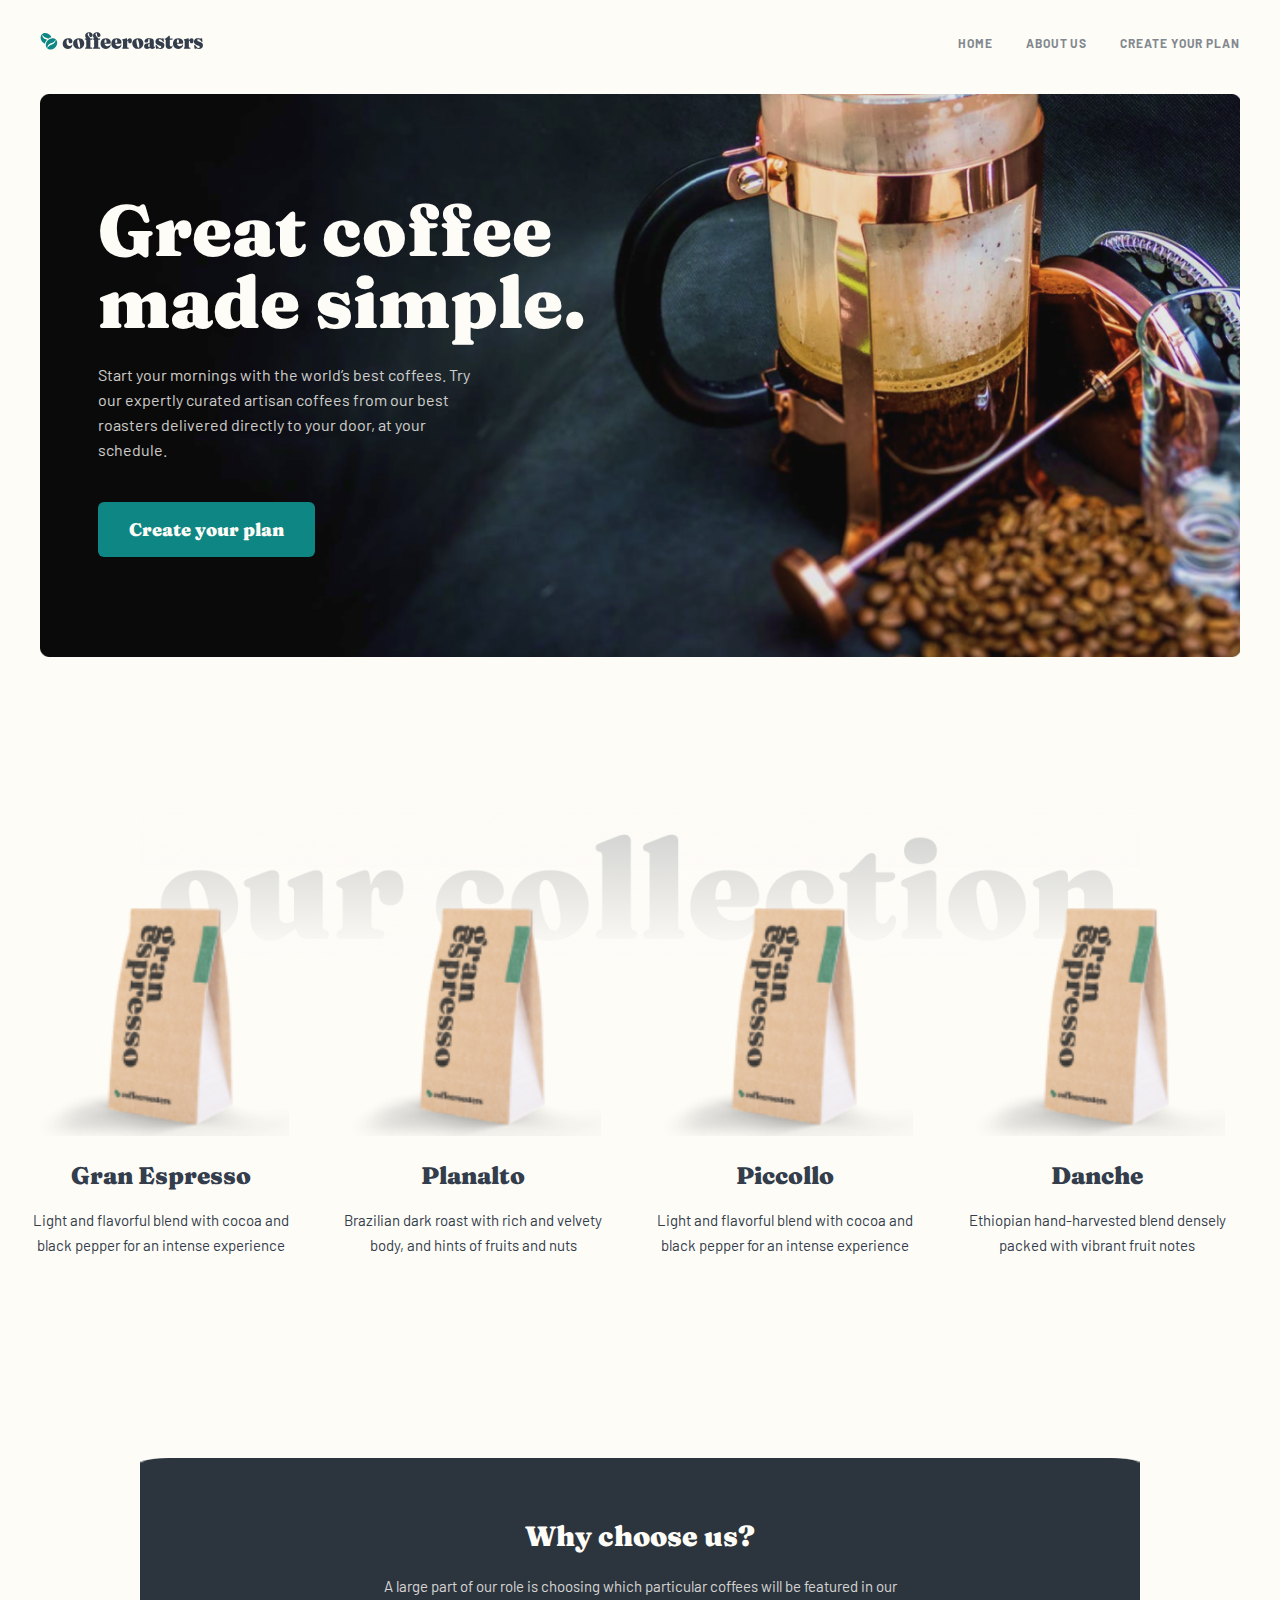
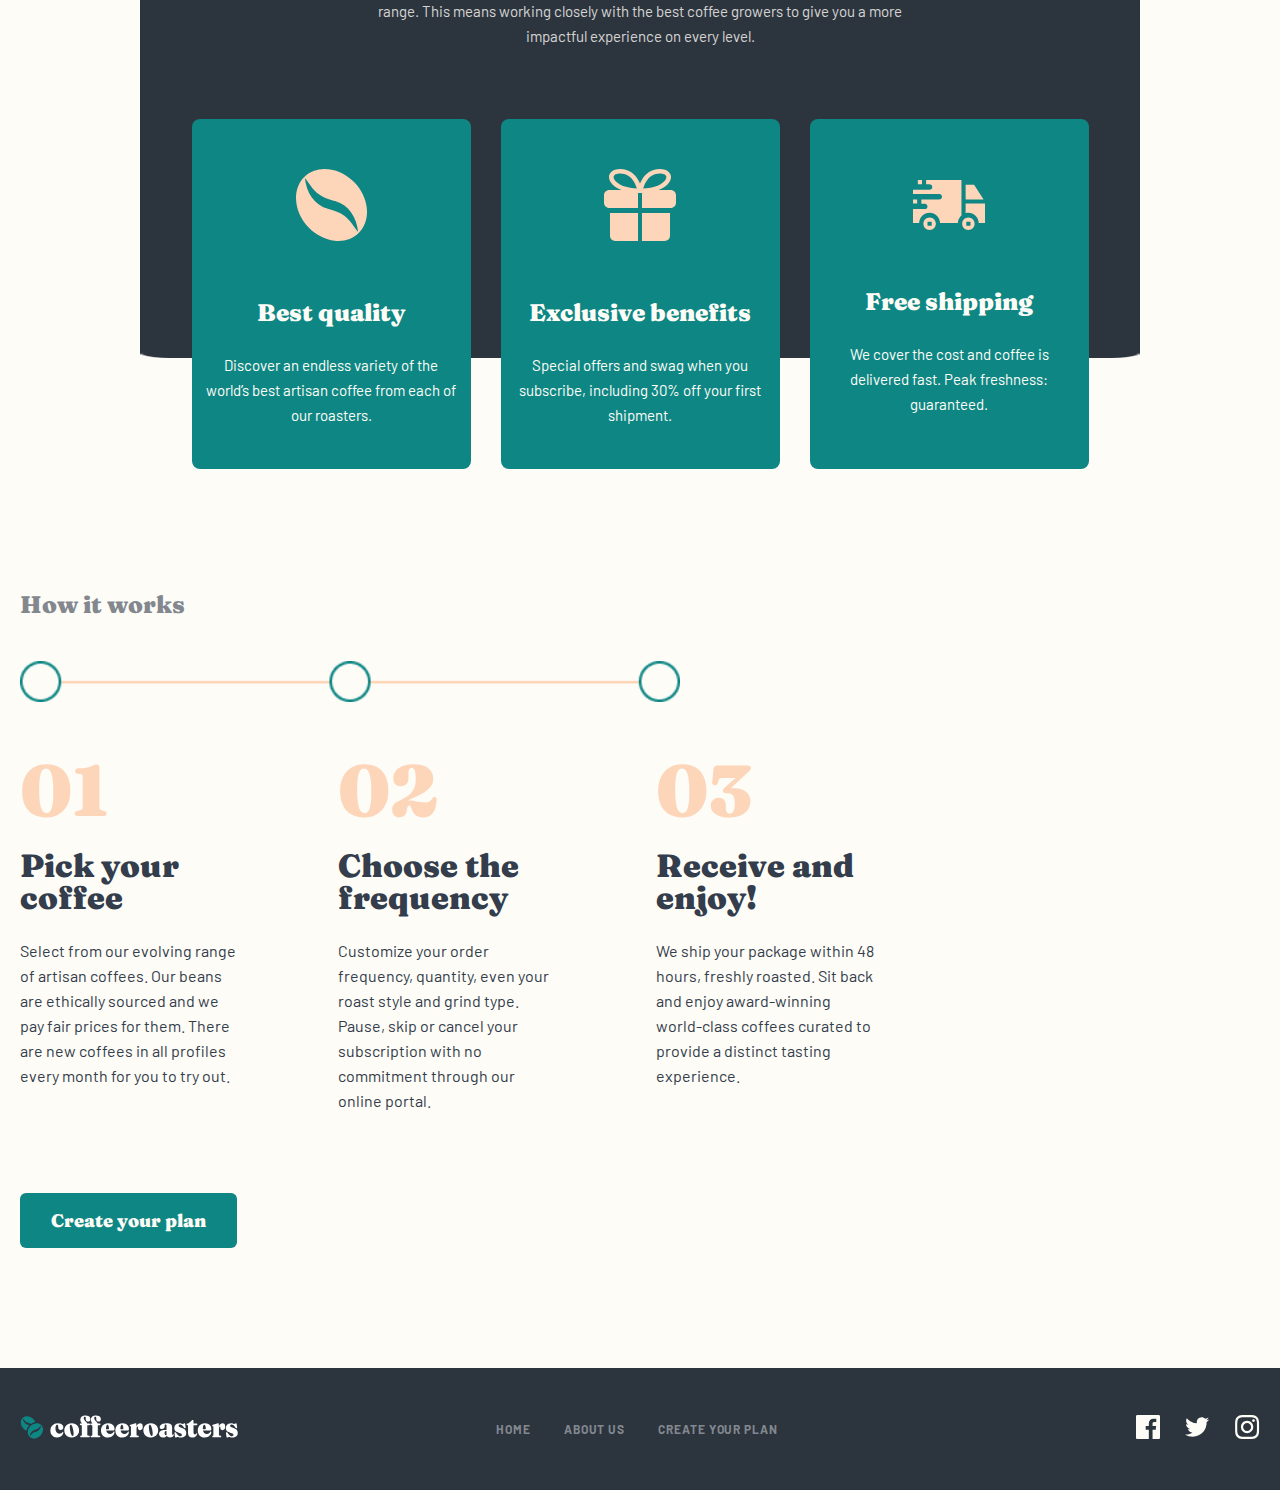
<file: index.html>
<!DOCTYPE html>
<html lang="en">
  <head>
    <meta charset="UTF-8" />
    <meta name="viewport" content="width=device-width, initial-scale=1.0" />
    <link rel="stylesheet" href="./css/main.css" />
    <title>Home</title>
  </head>
  <body>
    <div class="wrapper">
      <header class="header">
        <div class="container header__container">
          <div class="header__main">
            <a href="#">
              <img
                class="header__logo"
                src="./img/header-logo.svg"
                alt="logo"
              />
            </a>
            <ul class="header__list">
              <li class="header__item">
                <a class="header__link" href="#">HOME</a>
              </li>
              <li class="header__item">
                <a class="header__link" href="about.html">ABOUT US</a>
              </li>
              <li class="header__item">
                <a class="header__link" href="create.html">Create your plan</a>
              </li>
            </ul>
            <button class="header__menu">
              <img
                class="header__menu_img"
                src="./img/header-menu.svg"
                alt="menu"
              />
            </button>
          </div>
        </div>
      </header>
      <main class="main">
        <section class="hero">
          <div class="container hero__container">
            <div class="hero__block">
              <div class="hero__content">
                <h2 class="hero__content__title">Great coffee made simple.</h2>
                <p class="hero__content__text">
                  Start your mornings with the world’s best coffees. Try our
                  expertly curated artisan coffees from our best roasters
                  delivered directly to your door, at your schedule.
                </p>
                <button class="hero__content__btn">Create your plan</button>
              </div>
            </div>
          </div>
        </section>

        <section class="collection">
          <div class="container collection__container">
            <img
              class="collection__main_img"
              src="./img/collection-img.png"
              alt="pic"
            />
            <ul class="collection__list">
              <li class="collection__item">
                <img src="./img/cltn-cf-img.png" alt="coffee" />
                <span class="collection__des">
                  <h2 class="collection__list_title">Gran Espresso</h2>
                  <p class="collection__list_text">
                    Light and flavorful blend with cocoa and black pepper for an
                    intense experience
                  </p>
                </span>
              </li>
              <li class="collection__item">
                <img src="./img/cltn-cf-img.png" alt="coffee" />
                <span class="collection__des">
                  <h2 class="collection__list_title">Planalto</h2>
                  <p class="collection__list_text">
                    Brazilian dark roast with rich and velvety body, and hints
                    of fruits and nuts
                  </p>
                </span>
              </li>
              <li class="collection__item">
                <img src="./img/cltn-cf-img.png" alt="coffee" />
                <span class="collection__des">
                  <h2 class="collection__list_title">Piccollo</h2>
                  <p class="collection__list_text">
                    Light and flavorful blend with cocoa and black pepper for an
                    intense experience
                  </p>
                </span>
              </li>
              <li class="collection__item">
                <img src="./img/cltn-cf-img.png" alt="coffee" />
                <span class="collection__des">
                  <h2 class="collection__list_title">Danche</h2>
                  <p class="collection__list_text">
                    Ethiopian hand-harvested blend densely packed with vibrant
                    fruit notes
                  </p>
                </span>
              </li>
            </ul>
          </div>
        </section>

        <section class="servise">
          <div class="container servise__container">
            <div class="servise__des">
              <h2 class="servise__des_title">Why choose us?</h2>
              <p class="servise__des_text">
                A large part of our role is choosing which particular coffees
                will be featured in our range. This means working closely with
                the best coffee growers to give you a more impactful experience
                on every level.
              </p>
            </div>
            <div class="servise_cards">
              <div class="servise_cards__item">
                <img
                  class="servise_cards__icon"
                  src="./img/servise-card-icon.svg"
                  alt="icon"
                />
                <span class="servise__cards_des">
                  <h2 class="servise_cards__title">Best quality</h2>
                  <p class="servise_cards__text">
                    Discover an endless variety of the world’s best artisan
                    coffee from each of our roasters.
                  </p>
                </span>
              </div>

              <div class="servise_cards__item">
                <img
                  class="servise_cards__icon"
                  src="./img/servise-card-icon.2.svg"
                  alt="icon"
                />
                <span class="servise__cards_des">
                  <h2 class="servise_cards__title">Exclusive benefits</h2>
                  <p class="servise_cards__text">
                    Special offers and swag when you subscribe, including 30%
                    off your first shipment.
                  </p>
                </span>
              </div>

              <div class="servise_cards__item">
                <img
                  class="servise_cards__icon_deliver"
                  src="./img/servise-card-icon.3.svg"
                  alt="icon"
                />
                <span class="servise__cards_des">
                  <h2 class="servise_cards__title">Free shipping</h2>
                  <p class="servise_cards__text">
                    We cover the cost and coffee is delivered fast. Peak
                    freshness: guaranteed.
                  </p>
                </span>
              </div>
            </div>
          </div>
        </section>

        <section class="work">
          <div class="container work__container">
            <h2 class="work__title">How it works</h2>
            <img class="work_tab__img" src="./img/work-radius.png" alt="pic" />
            <div class="work_box">
              <div class="work_box__item">
                <p class="work_box__num">01</p>
                <h2 class="work_box__title">Pick your coffee</h2>
                <p class="work_box__text">
                  Select from our evolving range of artisan coffees. Our beans
                  are ethically sourced and we pay fair prices for them. There
                  are new coffees in all profiles every month for you to try
                  out.
                </p>
              </div>

              <div class="work_box__item">
                <p class="work_box__num">02</p>
                <h2 class="work_box__title">Choose the frequency</h2>
                <p class="work_box__text">
                  Customize your order frequency, quantity, even your roast
                  style and grind type. Pause, skip or cancel your subscription
                  with no commitment through our online portal.
                </p>
              </div>

              <div class="work_box__item">
                <p class="work_box__num">03</p>
                <h2 class="work_box__title">Receive and enjoy!</h2>
                <p class="work_box__text">
                  We ship your package within 48 hours, freshly roasted. Sit
                  back and enjoy award-winning world-class coffees curated to
                  provide a distinct tasting experience.
                </p>
              </div>
            </div>
            <div class="work_main__btn">
              <button class="work__btn">Create your plan</button>
            </div>
          </div>
        </section>
      </main>
    </div>
    <footer class="footer">
      <div class="container footer__container">
        <a href="index.html">
          <img class="footer__logo" src="./img/footer-logo.svg" alt="logo" />
        </a>
        <ul class="footer__list">
          <li class="footer__item">
            <a class="footer__link" href="#">HOME</a>
          </li>
          <li class="footer__item">
            <a class="footer__link" href="about.html">ABOUT US</a>
          </li>
          <li class="footer__item">
            <a class="footer__link" href="create.html">Create your plan</a>
          </li>
        </ul>
        <div class="footer_media">
          <a href="#"><img src="./img/footer-facebook.svg" alt="icon" /></a>
          <a href="#"><img src="./img/footer-twitter.svg" alt="icon" /></a>
          <a href="#"><img src="./img/footer-insta.svg" alt="icon" /></a>
        </div>
      </div>
    </footer>
  </body>
</html>
</file>
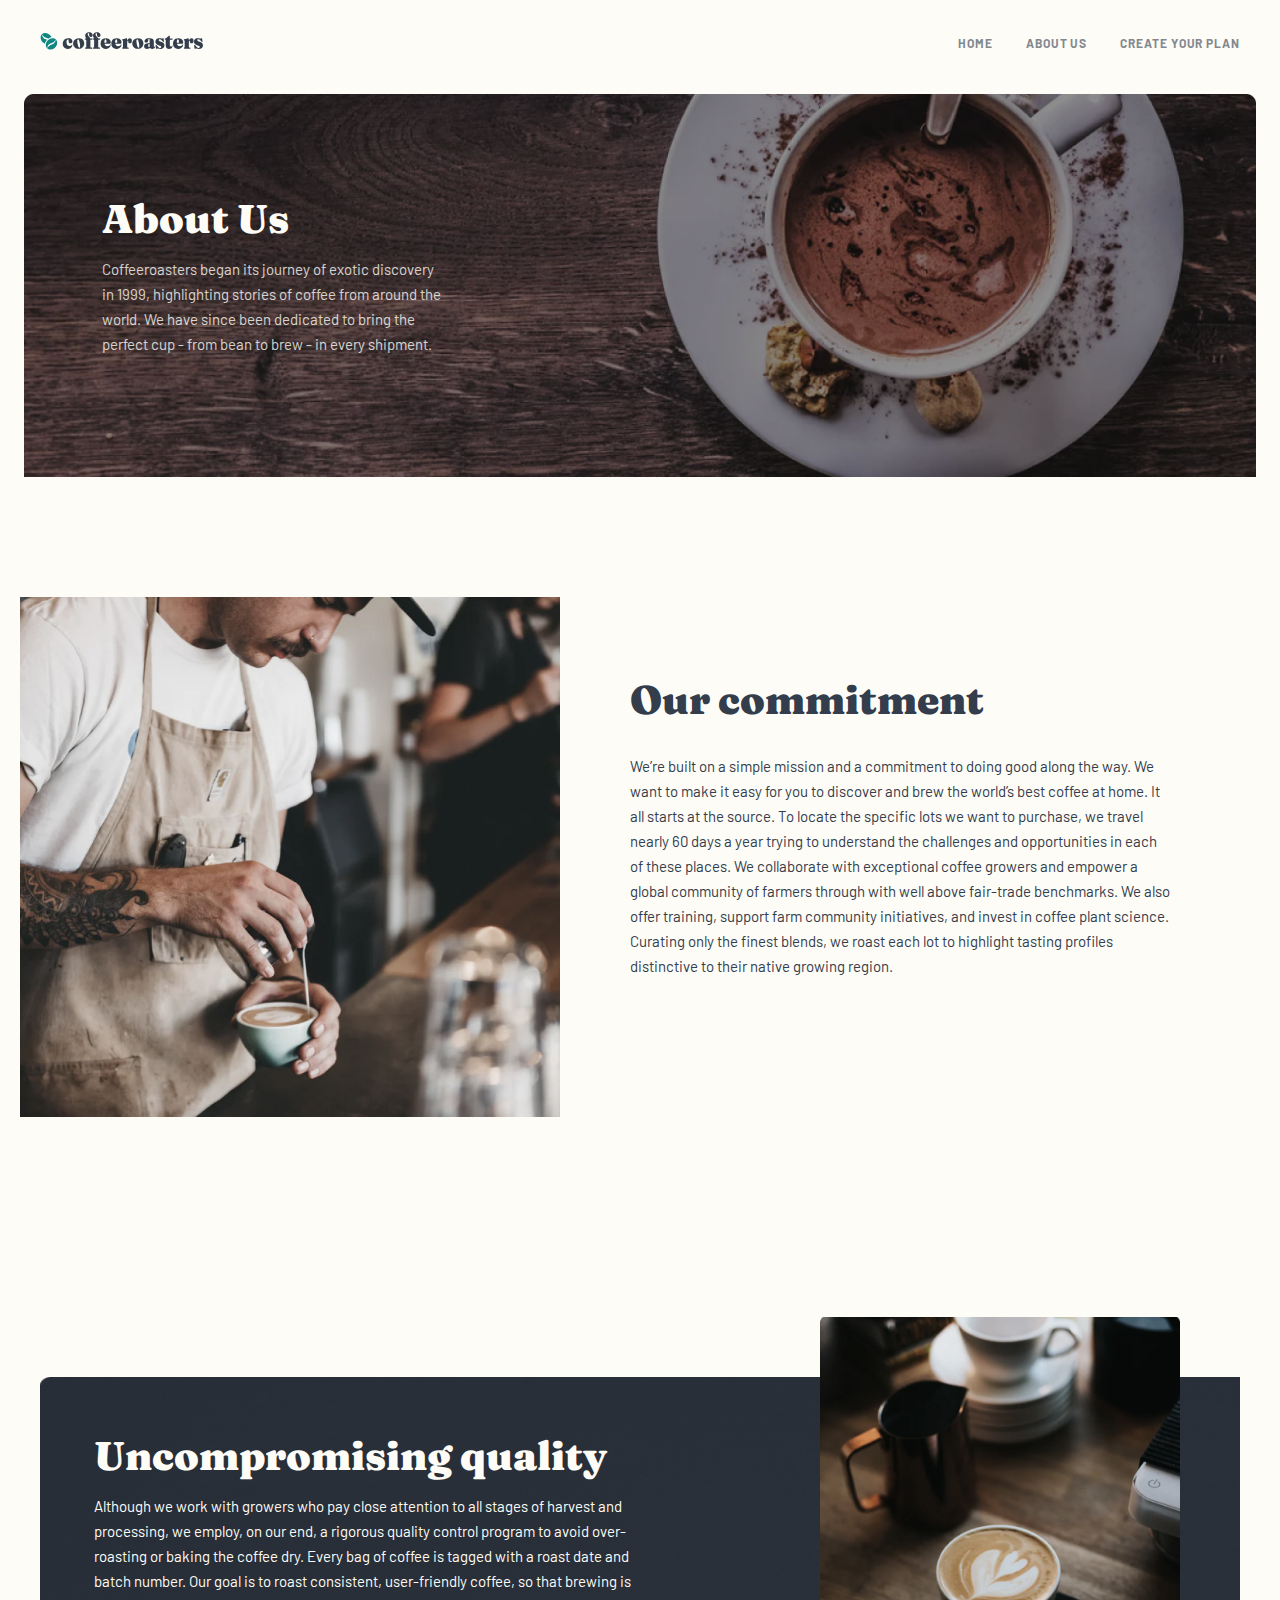
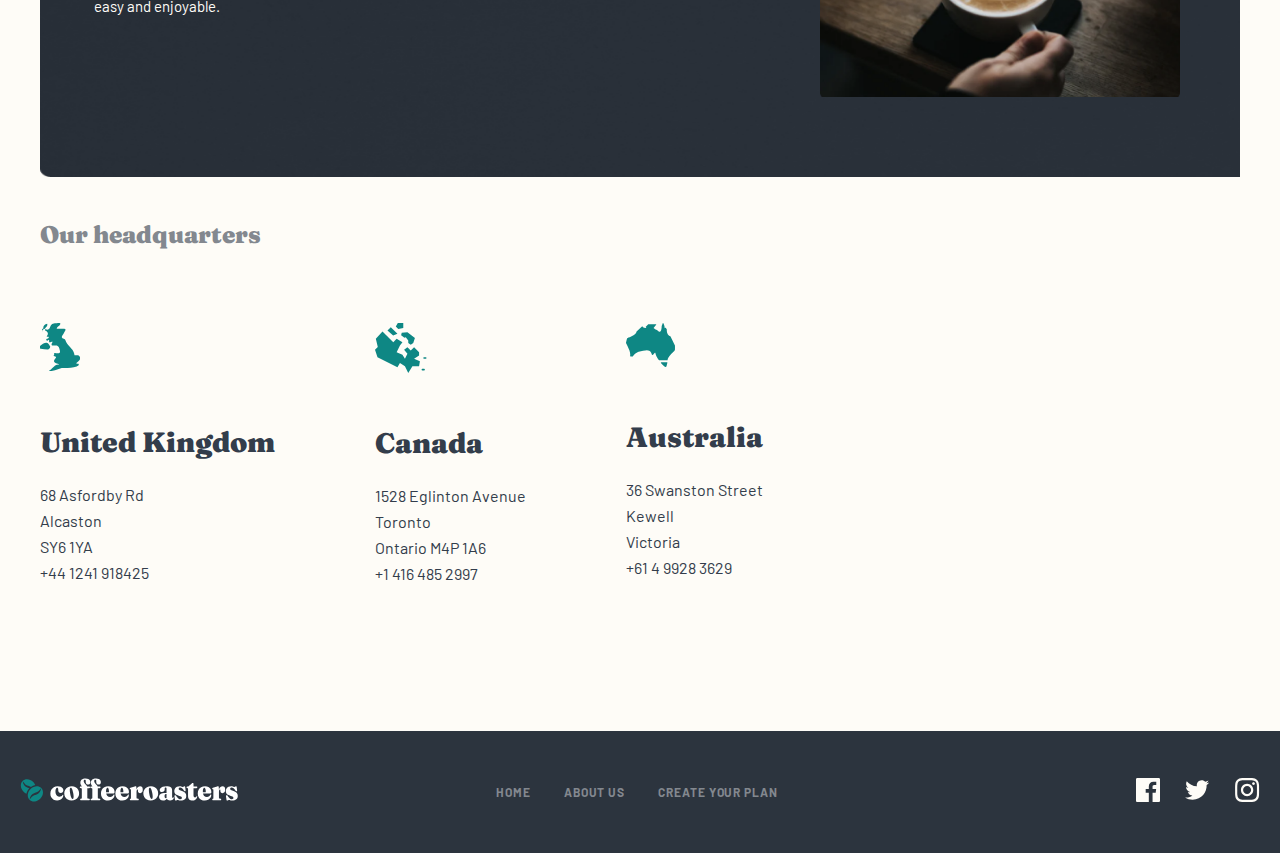
<file: about.html>
<!DOCTYPE html>
<html lang="en">
  <head>
    <meta charset="UTF-8" />
    <meta name="viewport" content="width=device-width, initial-scale=1.0" />
    <link rel="stylesheet" href="./css/main.css" />
    <title>About</title>
  </head>
  <body>
    <div class="wrapper">
      <header class="header">
        <div class="container header__container">
          <div class="header__main">
            <a href="index.html">
              <img
                class="header__logo"
                src="./img/header-logo.svg"
                alt="logo"
              />
            </a>
            <ul class="header__list">
              <li class="header__item">
                <a class="header__link" href="index.html">HOME</a>
              </li>
              <li class="header__item">
                <a class="header__link" href="#">ABOUT US</a>
              </li>
              <li class="header__item">
                <a class="header__link" href="create.html">Create your plan</a>
              </li>
            </ul>
            <button class="header__menu">
              <img
                class="header__menu_img"
                src="./img/header-menu.svg"
                alt="menu"
              />
            </button>
          </div>
        </div>
      </header>
      <main class="about__main">
        <section class="about_hero">
          <div class="container about_hero__container">
            <div class="about_hero__des">
              <h2 class="about_hero__title">About Us</h2>
              <p class="about_hero__text">
                Coffeeroasters began its journey of exotic discovery in 1999,
                highlighting stories of coffee from around the world. We have
                since been dedicated to bring the perfect cup - from bean to
                brew - in every shipment.
              </p>
            </div>
          </div>
        </section>

        <section class="about__our">
          <div class="container about_our__container">
            <img
              class="about_our__img"
              src="./img/about-our-img.png"
              alt="pic"
            />
            <img
              class="about_our__tb_img"
              src="./img/about-our-tb-img.png"
              alt="pic"
            />
            <img
              class="about_our__main_img"
              src="./img/about-our-main-img.png"
              alt="pic"
            />
            <div class="about_our__des">
              <h2 class="our_des__title">Our commitment</h2>
              <p class="our_des__text">
                We’re built on a simple mission and a commitment to doing good
                along the way. We want to make it easy for you to discover and
                brew the world’s best coffee at home. It all starts at the
                source. To locate the specific lots we want to purchase, we
                travel nearly 60 days a year trying to understand the challenges
                and opportunities in each of these places. We collaborate with
                exceptional coffee growers and empower a global community of
                farmers through with well above fair-trade benchmarks. We also
                offer training, support farm community initiatives, and invest
                in coffee plant science. Curating only the finest blends, we
                roast each lot to highlight tasting profiles distinctive to
                their native growing region.
              </p>
            </div>
          </div>
        </section>

        <section class="about_quality">
          <div class="container about_quality__container">
            <div class="quality_block">
              <img
                class="quality_block__img"
                src="./img/quality-img.png"
                alt="pic"
              />
              <span class="quality_block__des">
                <h2 class="quality_block__title">Uncompromising quality</h2>
                <p class="quality_block__text">
                  Although we work with growers who pay close attention to all
                  stages of harvest and processing, we employ, on our end, a
                  rigorous quality control program to avoid over-roasting or
                  baking the coffee dry. Every bag of coffee is tagged with a
                  roast date and batch number. Our goal is to roast consistent,
                  user-friendly coffee, so that brewing is easy and enjoyable.
                </p>
              </span>
            </div>
            <img
              class="quality_block__addimg"
              src="./img/qulaity-main-img.png"
              alt="pic"
            />
          </div>
        </section>

        <section class="about_info">
          <div class="container about_info__container">
            <div class="about_info__block">
              <h2 class="info_block__title">Our headquarters</h2>
              <div class="info_cards__main">
                <div class="info_block__cards">
                  <img
                    class="info_map__img"
                    src="./img/info_map.svg"
                    alt="pic"
                  />
                  <h2 class="block_cards__title">United Kingdom</h2>
                  <div class="info_block__des">
                    <p class="info_block__des_text">68 Asfordby Rd</p>
                    <p class="info_block__des_text">Alcaston</p>
                    <p class="info_block__des_text">SY6 1YA</p>
                    <p class="info_block__des_text">+44 1241 918425</p>
                  </div>
                </div>

                <div class="info_block__cards">
                  <img
                    class="info_map__img_sec"
                    src="./img/info_map.2.svg"
                    alt="pic"
                  />
                  <h2 class="block_cards__title">Canada</h2>
                  <div class="info_block__des">
                    <p class="info_block__des_text">1528 Eglinton Avenue</p>
                    <p class="info_block__des_text">Toronto</p>
                    <p class="info_block__des_text">Ontario M4P 1A6</p>
                    <p class="info_block__des_text">+1 416 485 2997</p>
                  </div>
                </div>

                <div class="info_block__cards">
                  <img
                    class="info_map__img_third"
                    src="./img/info_map.3.svg"
                    alt="pic"
                  />
                  <h2 class="block_cards__title">Australia</h2>
                  <div class="info_block__des">
                    <p class="info_block__des_text">36 Swanston Street</p>
                    <p class="info_block__des_text">Kewell</p>
                    <p class="info_block__des_text">Victoria</p>
                    <p class="info_block__des_text">+61 4 9928 3629</p>
                  </div>
                </div>
              </div>
            </div>
          </div>
        </section>
      </main>
    </div>
    <footer class="footer">
      <div class="container footer__container">
        <a href="#">
          <img class="footer__logo" src="./img/footer-logo.svg" alt="logo" />
        </a>
        <ul class="footer__list">
          <li class="footer__item">
            <a class="footer__link" href="index.html">HOME</a>
          </li>
          <li class="footer__item">
            <a class="footer__link" href="#">ABOUT US</a>
          </li>
          <li class="footer__item">
            <a class="footer__link" href="create.html">Create your plan</a>
          </li>
        </ul>
        <div class="footer_media">
          <a href="#"><img src="./img/footer-facebook.svg" alt="icon" /></a>
          <a href="#"><img src="./img/footer-twitter.svg" alt="icon" /></a>
          <a href="#"><img src="./img/footer-insta.svg" alt="icon" /></a>
        </div>
      </div>
    </footer>
  </body>
</html>
</file>
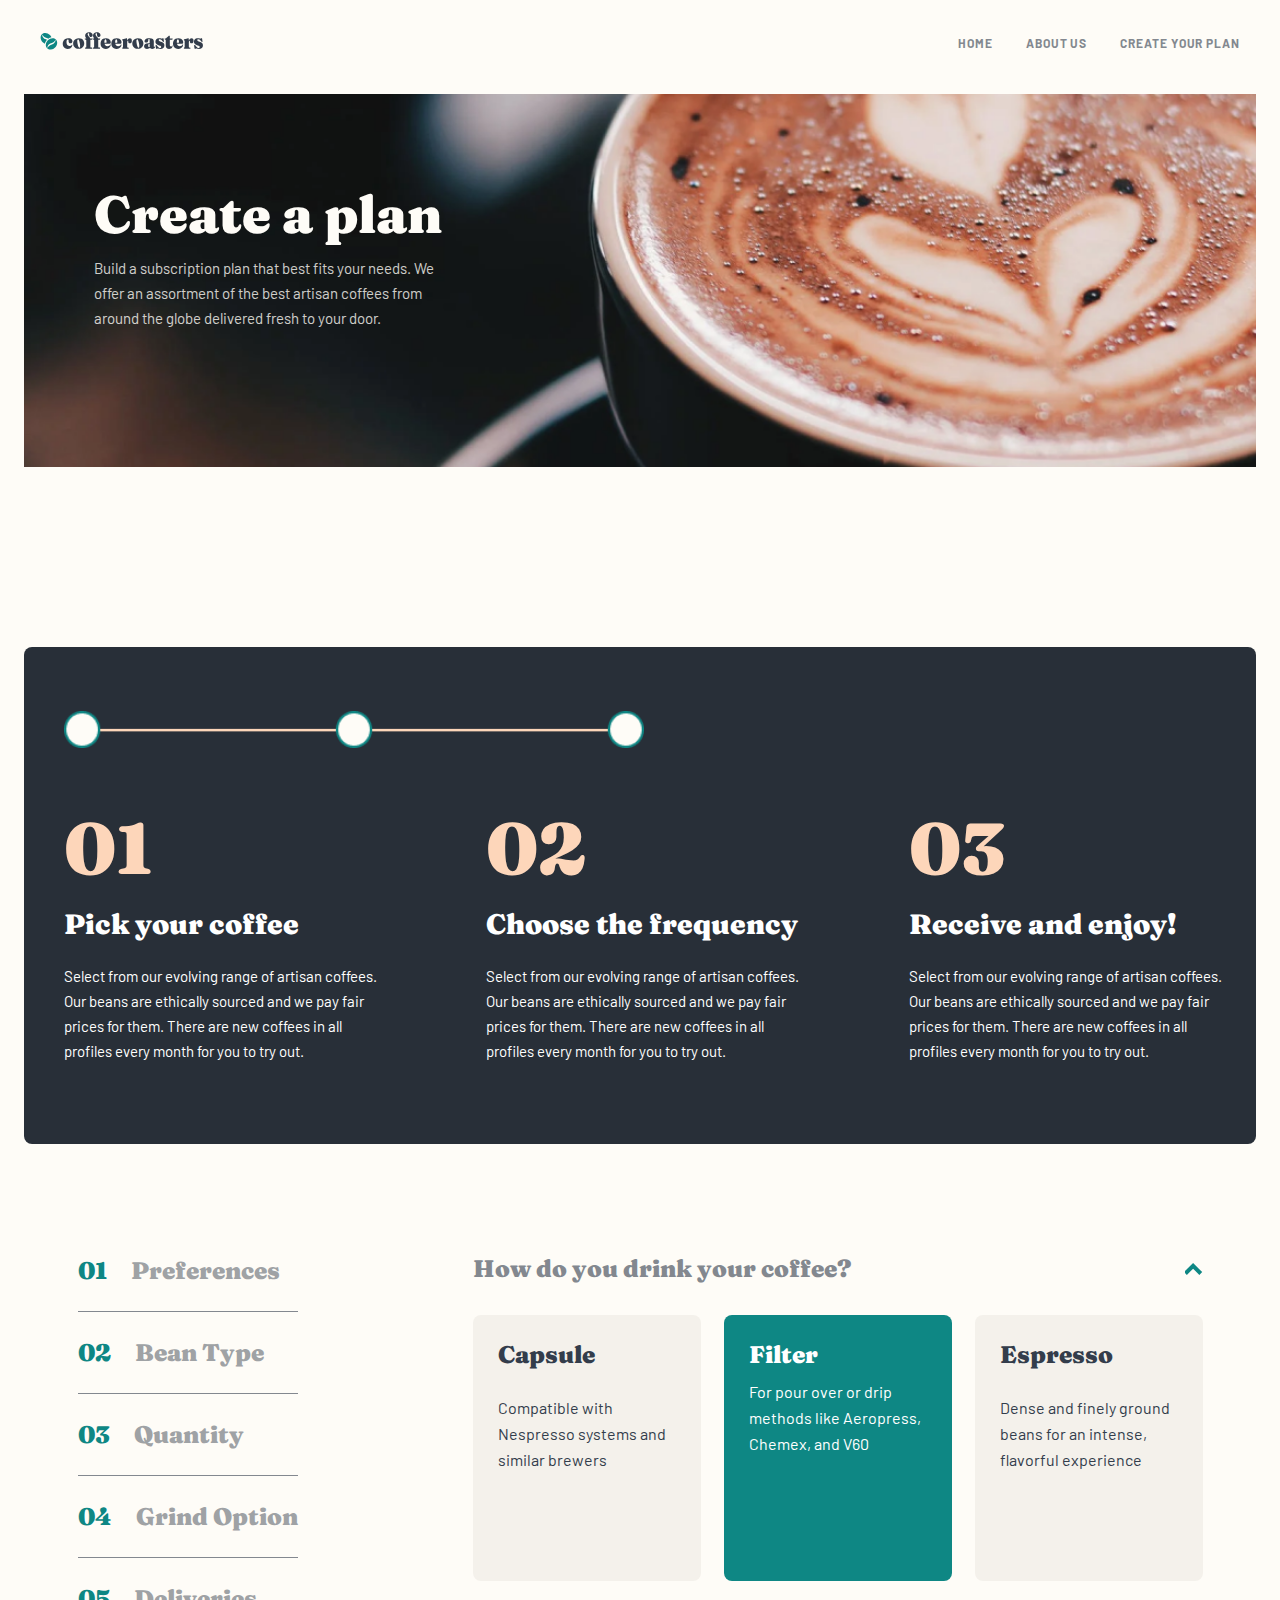
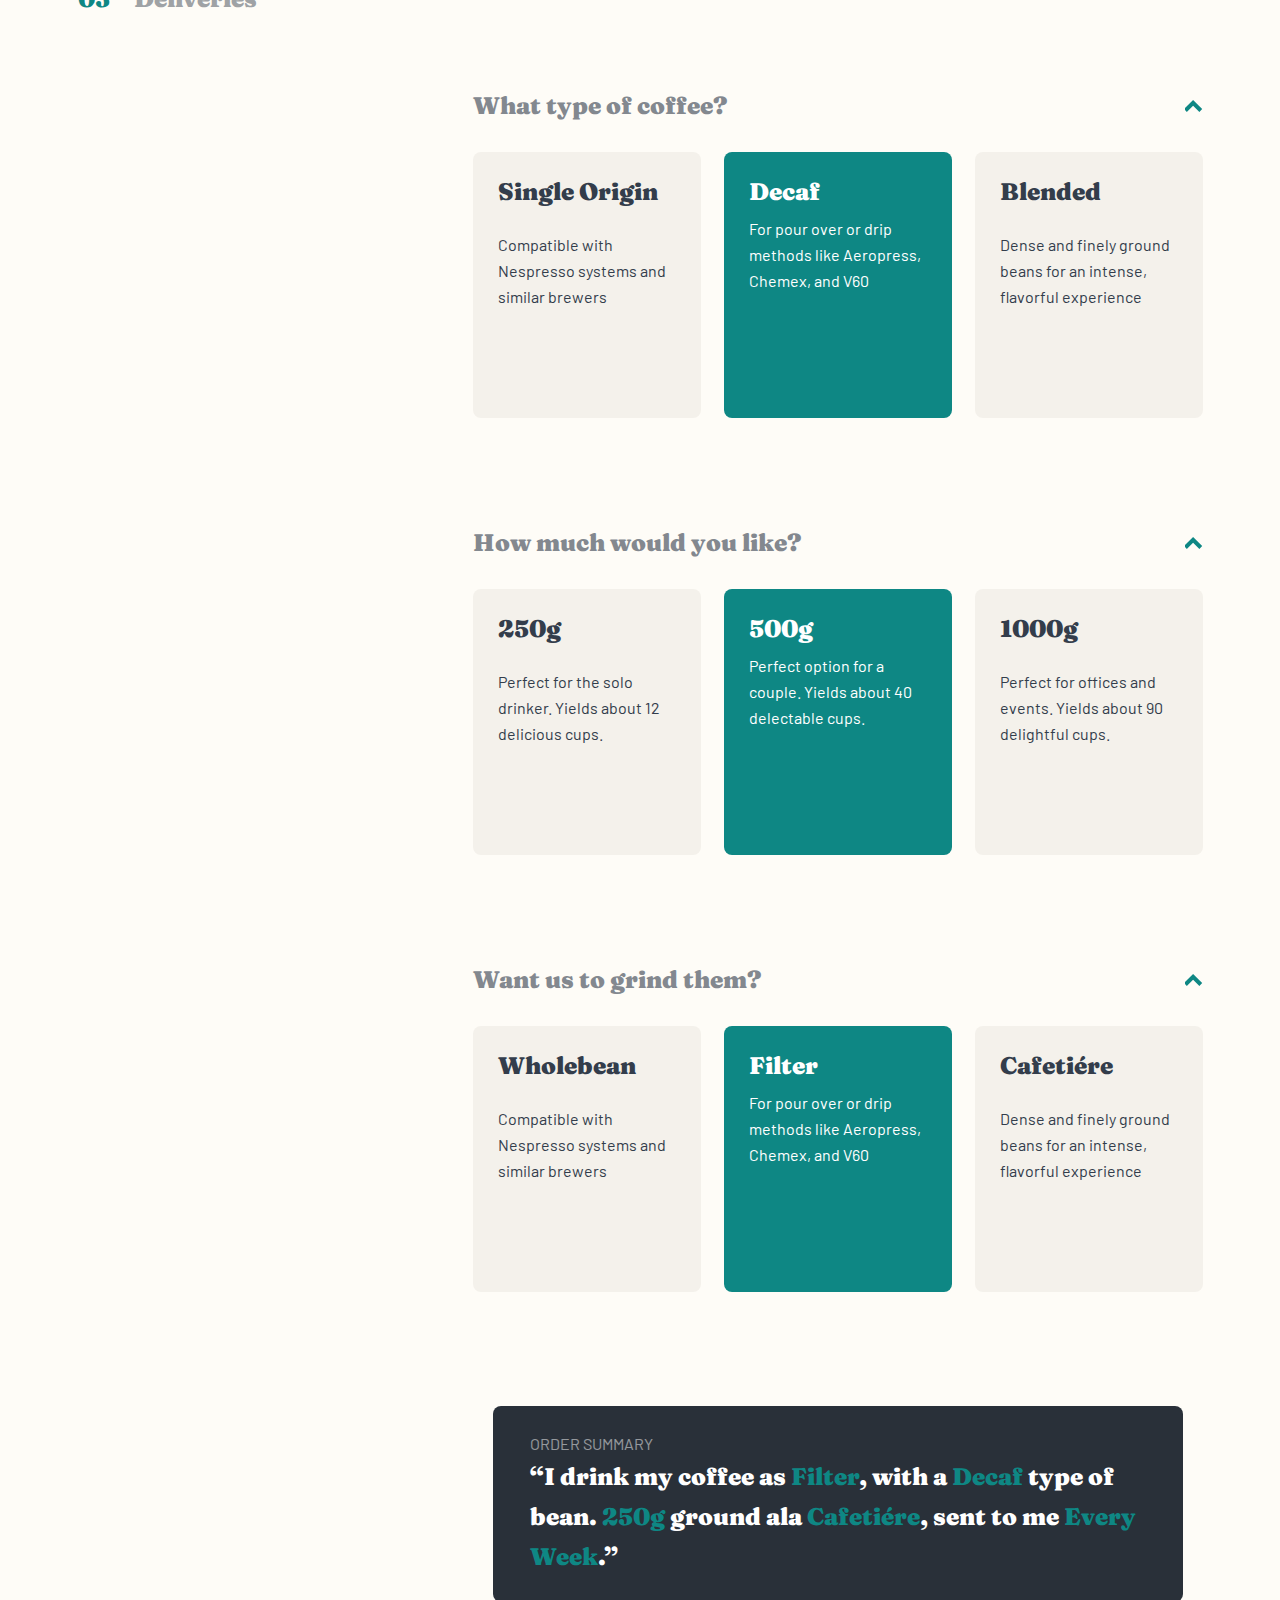
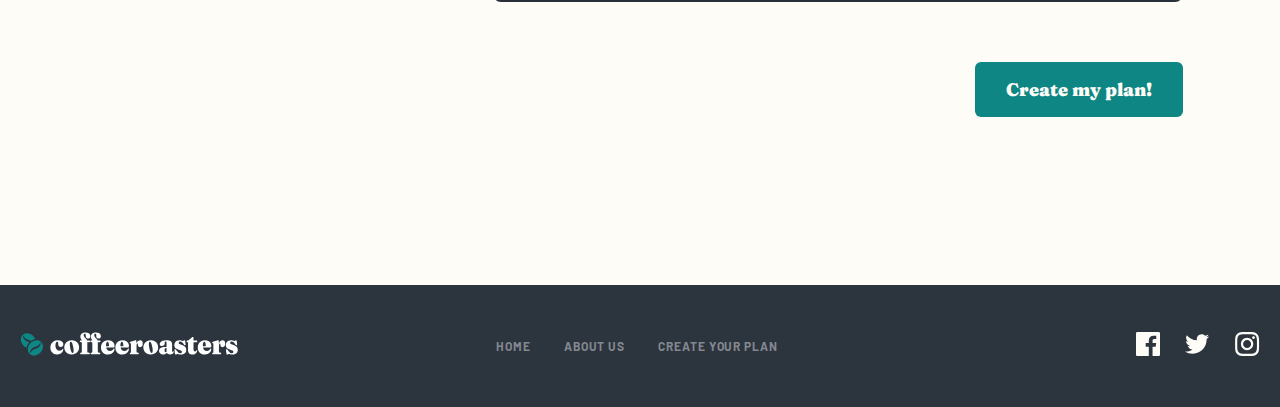
<file: create.html>
<!DOCTYPE html>
<html lang="en">
  <head>
    <meta charset="UTF-8" />
    <meta name="viewport" content="width=device-width, initial-scale=1.0" />
    <link rel="stylesheet" href="./css/main.css" />
    <title>Create</title>
  </head>
  <body>
    <div class="wrapper">
      <header class="header">
        <div class="container header__container">
          <div class="header__main">
            <a href="index.html">
              <img
                class="header__logo"
                src="./img/header-logo.svg"
                alt="logo"
              />
            </a>
            <ul class="header__list">
              <li class="header__item">
                <a class="header__link" href="index.html">HOME</a>
              </li>
              <li class="header__item">
                <a class="header__link" href="about.html">ABOUT US</a>
              </li>
              <li class="header__item">
                <a class="header__link" href="#">Create your plan</a>
              </li>
            </ul>
            <button class="header__menu">
              <img
                class="header__menu_img"
                src="./img/header-menu.svg"
                alt="menu"
              />
            </button>
          </div>
        </div>
      </header>
      <main class="craet_main">
        <section class="creat_hero">
          <div class="container creat_hero__container">
            <div class="creat_hero__des">
              <h2 class="creat_hero__des__title">Create a plan</h2>
              <p class="creat_hero__des__text">
                Build a subscription plan that best fits your needs. We offer an
                assortment of the best artisan coffees from around the globe
                delivered fresh to your door.
              </p>
            </div>
          </div>
        </section>

        <section class="creat_info">
          <div class="container creat_info__container">
            <img class="creat_info__img" src="./img/work-radius.png" alt="" />

            <div class="creat_info__box">
              <div class="info_box__item">
                <p class="box__item__num">01</p>
                <h2 class="box__item__title">Pick your coffee</h2>
                <p class="box__item__text">
                  Select from our evolving range of artisan coffees. Our beans
                  are ethically sourced and we pay fair prices for them. There
                  are new coffees in all profiles every month for you to try
                  out.
                </p>
              </div>

              <div class="info_box__item">
                <p class="box__item__num">02</p>
                <h2 class="box__item__title">Choose the frequency</h2>
                <p class="box__item__text">
                  Select from our evolving range of artisan coffees. Our beans
                  are ethically sourced and we pay fair prices for them. There
                  are new coffees in all profiles every month for you to try
                  out.
                </p>
              </div>

              <div class="info_box__item">
                <p class="box__item__num">03</p>
                <h2 class="box__item__title">Receive and enjoy!</h2>
                <p class="box__item__text">
                  Select from our evolving range of artisan coffees. Our beans
                  are ethically sourced and we pay fair prices for them. There
                  are new coffees in all profiles every month for you to try
                  out.
                </p>
              </div>
            </div>
          </div>
        </section>

        <section class="categorys">
          <div class="container categorys__container">
            <div class="category_options">
              <div class="category_options__item">
                <p class="option_item__num">01</p>
                <p class="option_item__title">Preferences</p>
              </div>
              <div class="category_options__item">
                <p class="option_item__num">02</p>
                <p class="option_item__title">Bean Type</p>
              </div>
              <div class="category_options__item">
                <p class="option_item__num">03</p>
                <p class="option_item__title">Quantity</p>
              </div>
              <div class="category_options__item">
                <p class="option_item__num">04</p>
                <p class="option_item__title">Grind Option</p>
              </div>
              <div class="category_options__item">
                <p class="option_item__num">05</p>
                <p class="option_item__title">Deliveries</p>
              </div>
            </div>
            <div class="category_main">
              <div class="categorys_des">
                <h2 class="categorys_des__title">
                  How do you drink your coffee?
                </h2>
                <img
                  class="categorys_des__icon"
                  src="./img/category-des-icon.svg"
                  alt="icon"
                />
              </div>
              <div class="categorys_item">
                <div class="categorys_item__card">
                  <h2 class="item_card__title">Capsule</h2>
                  <p class="item_card__text">
                    Compatible with Nespresso systems and similar brewers
                  </p>
                </div>

                <div class="categorys_item__card_dark">
                  <h2 class="item_crad__title_dark">Filter</h2>
                  <p class="item_crad__text_dark">
                    For pour over or drip methods like Aeropress, Chemex, and
                    V60
                  </p>
                </div>

                <div class="categorys_item__card">
                  <h2 class="item_card__title">Espresso</h2>
                  <p class="item_card__text">
                    Dense and finely ground beans for an intense, flavorful
                    experience
                  </p>
                </div>
              </div>

              <div class="categorys_des">
                <h2 class="categorys_des__title">What type of coffee?</h2>
                <img
                  class="categorys_des__icon"
                  src="./img/category-des-icon.svg"
                  alt="icon"
                />
              </div>
              <div class="categorys_item">
                <div class="categorys_item__card">
                  <h2 class="item_card__title">Single Origin</h2>
                  <p class="item_card__text">
                    Compatible with Nespresso systems and similar brewers
                  </p>
                </div>

                <div class="categorys_item__card_dark">
                  <h2 class="item_crad__title_dark">Decaf</h2>
                  <p class="item_crad__text_dark">
                    For pour over or drip methods like Aeropress, Chemex, and
                    V60
                  </p>
                </div>

                <div class="categorys_item__card">
                  <h2 class="item_card__title">Blended</h2>
                  <p class="item_card__text">
                    Dense and finely ground beans for an intense, flavorful
                    experience
                  </p>
                </div>
              </div>

              <div class="categorys_des">
                <h2 class="categorys_des__title">How much would you like?</h2>
                <img
                  class="categorys_des__icon"
                  src="./img/category-des-icon.svg"
                  alt="icon"
                />
              </div>
              <div class="categorys_item">
                <div class="categorys_item__card">
                  <h2 class="item_card__title">250g</h2>
                  <p class="item_card__text">
                    Perfect for the solo drinker. Yields about 12 delicious
                    cups.
                  </p>
                </div>

                <div class="categorys_item__card_dark">
                  <h2 class="item_crad__title_dark">500g</h2>
                  <p class="item_crad__text_dark">
                    Perfect option for a couple. Yields about 40 delectable
                    cups.
                  </p>
                </div>

                <div class="categorys_item__card">
                  <h2 class="item_card__title">1000g</h2>
                  <p class="item_card__text">
                    Perfect for offices and events. Yields about 90 delightful
                    cups.
                  </p>
                </div>
              </div>

              <div class="categorys_des">
                <h2 class="categorys_des__title">Want us to grind them?</h2>
                <img
                  class="categorys_des__icon"
                  src="./img/category-des-icon.svg"
                  alt="icon"
                />
              </div>
              <div class="categorys_item">
                <div class="categorys_item__card">
                  <h2 class="item_card__title">Wholebean</h2>
                  <p class="item_card__text">
                    Compatible with Nespresso systems and similar brewers
                  </p>
                </div>

                <div class="categorys_item__card_dark">
                  <h2 class="item_crad__title_dark">Filter</h2>
                  <p class="item_crad__text_dark">
                    For pour over or drip methods like Aeropress, Chemex, and
                    V60
                  </p>
                </div>

                <div class="categorys_item__card">
                  <h2 class="item_card__title">Cafetiére</h2>
                  <p class="item_card__text">
                    Dense and finely ground beans for an intense, flavorful
                    experience
                  </p>
                </div>
              </div>

              <div class="container order__container">
                <div class="order_block">
                  <p class="order_block__title">Order Summary</p>
                  <p class="order_block__text">
                    “I drink my coffee as
                    <span class="order_block__clr">Filter</span>, with a
                    <span class="order_block__clr">Decaf</span> type of bean.
                    <span class="order_block__clr">250g</span> ground ala
                    <span class="order_block__clr">Cafetiére</span>, sent to me
                    <span class="order_block__clr"> Every Week</span>.”
                  </p>
                </div>
                <div class="order_main__btn">
                  <button class="order__btn">Create my plan!</button>
                </div>
              </div>
            </div>
          </div>
        </section>
      </main>
    </div>
    <footer class="footer">
      <div class="container footer__container">
        <a href="#">
          <img class="footer__logo" src="./img/footer-logo.svg" alt="logo" />
        </a>
        <ul class="footer__list">
          <li class="footer__item">
            <a class="footer__link" href="index.html">HOME</a>
          </li>
          <li class="footer__item">
            <a class="footer__link" href="about.html">ABOUT US</a>
          </li>
          <li class="footer__item">
            <a class="footer__link" href="#">Create your plan</a>
          </li>
        </ul>
        <div class="footer_media">
          <a href="#"><img src="./img/footer-facebook.svg" alt="icon" /></a>
          <a href="#"><img src="./img/footer-twitter.svg" alt="icon" /></a>
          <a href="#"><img src="./img/footer-insta.svg" alt="icon" /></a>
        </div>
      </div>
    </footer>
  </body>
</html>
</file>
<file: css/main.css>
/* fraunces-900 - latin */
@font-face {
  font-display: swap; /* Check https://developer.mozilla.org/en-US/docs/Web/CSS/@font-face/font-display for other options. */
  font-family: "Fraunces";
  font-style: normal;
  font-weight: 900;
  src: url("../fonts/fraunces-v31-latin-900.woff2") format("woff2"); /* Chrome 36+, Opera 23+, Firefox 39+, Safari 12+, iOS 10+ */
}
/* barlow-regular - latin */
@font-face {
  font-display: swap; /* Check https://developer.mozilla.org/en-US/docs/Web/CSS/@font-face/font-display for other options. */
  font-family: "Barlow";
  font-style: normal;
  font-weight: 400;
  src: url("../fonts/barlow-v12-latin-regular.woff2") format("woff2"); /* Chrome 36+, Opera 23+, Firefox 39+, Safari 12+, iOS 10+ */
}
/* barlow-500 - latin */
@font-face {
  font-display: swap; /* Check https://developer.mozilla.org/en-US/docs/Web/CSS/@font-face/font-display for other options. */
  font-family: "Barlow";
  font-style: normal;
  font-weight: 500;
  src: url("../fonts/barlow-v12-latin-500.woff2") format("woff2"); /* Chrome 36+, Opera 23+, Firefox 39+, Safari 12+, iOS 10+ */
}
/* barlow-600 - latin */
@font-face {
  font-display: swap; /* Check https://developer.mozilla.org/en-US/docs/Web/CSS/@font-face/font-display for other options. */
  font-family: "Barlow";
  font-style: normal;
  font-weight: 600;
  src: url("../fonts/barlow-v12-latin-600.woff2") format("woff2"); /* Chrome 36+, Opera 23+, Firefox 39+, Safari 12+, iOS 10+ */
}
/* barlow-700 - latin */
@font-face {
  font-display: swap; /* Check https://developer.mozilla.org/en-US/docs/Web/CSS/@font-face/font-display for other options. */
  font-family: "Barlow";
  font-style: normal;
  font-weight: 700;
  src: url("../fonts/barlow-v12-latin-700.woff2") format("woff2"); /* Chrome 36+, Opera 23+, Firefox 39+, Safari 12+, iOS 10+ */
}
html {
  box-sizing: border-box;
  scroll-behavior: smooth;
  height: 100%;
}

*,
*::before,
*::after {
  box-sizing: inherit;
}

img {
  width: 100%;
  height: 100%;
  -o-object-fit: cover;
     object-fit: cover;
}

a {
  text-decoration: none;
}

ul,
ol {
  list-style: none;
  padding: 0;
  margin: 0;
}

h1,
h2,
h3,
h4,
h5,
h6,
p {
  margin: 0;
}

button {
  border: none;
  cursor: pointer;
}

body {
  margin: 0;
  background-color: #FEFCF7;
  display: flex;
  flex-direction: column;
  justify-content: space-between;
  height: 100%;
}

.container {
  max-width: 1320px;
  margin-left: auto;
  margin-right: auto;
  padding-left: 20px;
  padding-right: 20px;
}

/*! normalize.css v8.0.1 | MIT License | github.com/necolas/normalize.css */
/* Document
   ========================================================================== */
/**
 * 1. Correct the line height in all browsers.
 * 2. Prevent adjustments of font size after orientation changes in iOS.
 */
html {
  line-height: 1.15; /* 1 */
  -webkit-text-size-adjust: 100%; /* 2 */
}

/* Sections
   ========================================================================== */
/**
 * Remove the margin in all browsers.
 */
body {
  margin: 0;
}

/**
 * Render the `main` element consistently in IE.
 */
main {
  display: block;
}

/**
 * Correct the font size and margin on `h1` elements within `section` and
 * `article` contexts in Chrome, Firefox, and Safari.
 */
h1 {
  font-size: 2em;
  margin: 0.67em 0;
}

/* Grouping content
   ========================================================================== */
/**
 * 1. Add the correct box sizing in Firefox.
 * 2. Show the overflow in Edge and IE.
 */
hr {
  box-sizing: content-box; /* 1 */
  height: 0; /* 1 */
  overflow: visible; /* 2 */
}

/**
 * 1. Correct the inheritance and scaling of font size in all browsers.
 * 2. Correct the odd `em` font sizing in all browsers.
 */
pre {
  font-family: monospace, monospace; /* 1 */
  font-size: 1em; /* 2 */
}

/* Text-level semantics
   ========================================================================== */
/**
 * Remove the gray background on active links in IE 10.
 */
a {
  background-color: transparent;
}

/**
 * 1. Remove the bottom border in Chrome 57-
 * 2. Add the correct text decoration in Chrome, Edge, IE, Opera, and Safari.
 */
abbr[title] {
  border-bottom: none; /* 1 */
  text-decoration: underline; /* 2 */
  -webkit-text-decoration: underline dotted;
          text-decoration: underline dotted; /* 2 */
}

/**
 * Add the correct font weight in Chrome, Edge, and Safari.
 */
b,
strong {
  font-weight: bolder;
}

/**
 * 1. Correct the inheritance and scaling of font size in all browsers.
 * 2. Correct the odd `em` font sizing in all browsers.
 */
code,
kbd,
samp {
  font-family: monospace, monospace; /* 1 */
  font-size: 1em; /* 2 */
}

/**
 * Add the correct font size in all browsers.
 */
small {
  font-size: 80%;
}

/**
 * Prevent `sub` and `sup` elements from affecting the line height in
 * all browsers.
 */
sub,
sup {
  font-size: 75%;
  line-height: 0;
  position: relative;
  vertical-align: baseline;
}

sub {
  bottom: -0.25em;
}

sup {
  top: -0.5em;
}

/* Embedded content
   ========================================================================== */
/**
 * Remove the border on images inside links in IE 10.
 */
img {
  border-style: none;
}

/* Forms
   ========================================================================== */
/**
 * 1. Change the font styles in all browsers.
 * 2. Remove the margin in Firefox and Safari.
 */
button,
input,
optgroup,
select,
textarea {
  font-family: inherit; /* 1 */
  font-size: 100%; /* 1 */
  line-height: 1.15; /* 1 */
  margin: 0; /* 2 */
}

/**
 * Show the overflow in IE.
 * 1. Show the overflow in Edge.
 */
button,
input { /* 1 */
  overflow: visible;
}

/**
 * Remove the inheritance of text transform in Edge, Firefox, and IE.
 * 1. Remove the inheritance of text transform in Firefox.
 */
button,
select { /* 1 */
  text-transform: none;
}

/**
 * Correct the inability to style clickable types in iOS and Safari.
 */
button,
[type=button],
[type=reset],
[type=submit] {
  -webkit-appearance: button;
}

/**
 * Remove the inner border and padding in Firefox.
 */
button::-moz-focus-inner,
[type=button]::-moz-focus-inner,
[type=reset]::-moz-focus-inner,
[type=submit]::-moz-focus-inner {
  border-style: none;
  padding: 0;
}

/**
 * Restore the focus styles unset by the previous rule.
 */
button:-moz-focusring,
[type=button]:-moz-focusring,
[type=reset]:-moz-focusring,
[type=submit]:-moz-focusring {
  outline: 1px dotted ButtonText;
}

/**
 * Correct the padding in Firefox.
 */
fieldset {
  padding: 0.35em 0.75em 0.625em;
}

/**
 * 1. Correct the text wrapping in Edge and IE.
 * 2. Correct the color inheritance from `fieldset` elements in IE.
 * 3. Remove the padding so developers are not caught out when they zero out
 *    `fieldset` elements in all browsers.
 */
legend {
  box-sizing: border-box; /* 1 */
  color: inherit; /* 2 */
  display: table; /* 1 */
  max-width: 100%; /* 1 */
  padding: 0; /* 3 */
  white-space: normal; /* 1 */
}

/**
 * Add the correct vertical alignment in Chrome, Firefox, and Opera.
 */
progress {
  vertical-align: baseline;
}

/**
 * Remove the default vertical scrollbar in IE 10+.
 */
textarea {
  overflow: auto;
}

/**
 * 1. Add the correct box sizing in IE 10.
 * 2. Remove the padding in IE 10.
 */
[type=checkbox],
[type=radio] {
  box-sizing: border-box; /* 1 */
  padding: 0; /* 2 */
}

/**
 * Correct the cursor style of increment and decrement buttons in Chrome.
 */
[type=number]::-webkit-inner-spin-button,
[type=number]::-webkit-outer-spin-button {
  height: auto;
}

/**
 * 1. Correct the odd appearance in Chrome and Safari.
 * 2. Correct the outline style in Safari.
 */
[type=search] {
  -webkit-appearance: textfield; /* 1 */
  outline-offset: -2px; /* 2 */
}

/**
 * Remove the inner padding in Chrome and Safari on macOS.
 */
[type=search]::-webkit-search-decoration {
  -webkit-appearance: none;
}

/**
 * 1. Correct the inability to style clickable types in iOS and Safari.
 * 2. Change font properties to `inherit` in Safari.
 */
::-webkit-file-upload-button {
  -webkit-appearance: button; /* 1 */
  font: inherit; /* 2 */
}

/* Interactive
   ========================================================================== */
/*
 * Add the correct display in Edge, IE 10+, and Firefox.
 */
details {
  display: block;
}

/*
 * Add the correct display in all browsers.
 */
summary {
  display: list-item;
}

/* Misc
   ========================================================================== */
/**
 * Add the correct display in IE 10+.
 */
template {
  display: none;
}

/**
 * Add the correct display in IE 10.
 */
[hidden] {
  display: none;
}

.about_hero {
  padding: 0 24px;
  margin-top: 40px;
}

.about_hero__container {
  background-repeat: no-repeat;
  background-image: url("/img/about-hero-mb-img.png");
  background-size: cover;
}

.about_hero__des {
  text-align: center;
  min-width: 279px;
  padding-top: 111px;
  padding-bottom: 87px;
}

.about_hero__title {
  color: #fefcf7;
  font-family: Fraunces;
  font-size: 28px;
  font-weight: 900;
  line-height: 28px; /* 100% */
  margin-bottom: 24px;
}

.about_hero__text {
  color: #fefcf7;
  font-family: Barlow;
  font-size: 15px;
  font-weight: 400;
  line-height: 25px;
  opacity: 0.8;
}

@media screen and (min-width: 768px) {
  .about_hero__container {
    background-image: url("../img/about-hero-tb-img.png");
  }
  .about_hero__title {
    font-size: 32px;
  }
  .about_hero__des {
    max-width: 400px;
    padding-left: 58px;
    padding-bottom: 120px;
    text-align: start;
  }
}
@media screen and (min-width: 922px) {
  .about_hero__container {
    background-image: url("../img/about-hero-img.png");
  }
  .about_hero__title {
    font-size: 40px;
  }
}
.about_info {
  padding-bottom: 144px;
}

.info_map__img {
  width: 40px;
  height: 49px;
}

.info_block__title {
  color: #83888f;
  font-family: Fraunces;
  font-size: 24px;
  font-weight: 900;
  line-height: 32px;
  text-align: center;
  margin-bottom: 72px;
}

.info_block__cards {
  text-align: center;
}

.block_cards__title {
  color: #333d4b;
  font-family: Fraunces;
  font-size: 28px;
  font-weight: 900;
  line-height: 36px;
  margin-top: 47px;
  margin-bottom: 22px;
}

.info_block__des_text {
  color: #333d4b;
  font-family: Barlow;
  font-size: 16px;
  font-weight: 400;
  line-height: 26px;
}

.info_cards__main {
  display: flex;
  flex-direction: column;
  row-gap: 80px;
}

.info_map__img_sec {
  width: 52px;
  height: 50px;
}

.info_map__img_third {
  width: 49px;
  height: 44px;
}

@media screen and (min-width: 768px) {
  .info_cards__main {
    padding-left: 20px;
    flex-direction: row;
    -moz-column-gap: 30px;
         column-gap: 30px;
  }
  .info_block__cards {
    text-align: start;
  }
  .info_block__title {
    padding-left: 20px;
    text-align: start;
  }
}
@media screen and (min-width: 922px) {
  .info_cards__main {
    -moz-column-gap: 100px;
         column-gap: 100px;
  }
}
.about__our {
  margin-top: 120px;
}

.about_our__des {
  text-align: center;
}

.our_des__title {
  color: #333d4b;
  font-family: Fraunces;
  font-size: 32px;
  font-weight: 900;
  line-height: 48px; /* 150% */
  margin-top: 50px;
  margin-bottom: 30px;
}

.our_des__text {
  color: #333d4b;
  font-family: Barlow;
  font-size: 15px;
  font-weight: 400;
  line-height: 25px; /* 166.667% */
  margin-bottom: 110px;
}

.about_our__tb_img {
  display: none;
}

.about_our__main_img {
  display: none;
}

@media screen and (min-width: 768px) {
  .about_our__container {
    display: flex;
    align-items: center;
    -moz-column-gap: 60px;
         column-gap: 60px;
  }
  .about_our__des {
    min-width: 339px;
    text-align: start;
  }
  .our_des__title {
    font-size: 32px;
  }
  .about_our__tb_img {
    display: block;
    height: 530px;
  }
  .about_our__img {
    display: none;
  }
}
@media screen and (min-width: 922px) {
  .about_our__container {
    -moz-column-gap: 70px;
         column-gap: 70px;
  }
  .about_our__tb_img {
    display: none;
  }
  .our_des__title {
    font-size: 40px;
  }
  .about_our__main_img {
    max-width: 540px;
    height: 520px;
    display: flex;
  }
  .about_our__des {
    max-width: 540px;
  }
}
.about_quality {
  padding: 0 24px;
}

.about_quality__container {
  background-repeat: no-repeat;
  background-image: url("/img/quality-bg-mobile.png");
  background-position: center 70px;
  background-size: 922px 529px;
}

.quality_block {
  min-width: 279px;
  text-align: center;
  padding-bottom: 181px;
}

.quality_block__title {
  margin-top: 65px;
  color: #fefcf7;
  font-family: Fraunces;
  font-size: 28px;
  font-weight: 900;
  line-height: 28px; /* 100% */
}

.quality_block__text {
  color: #fefcf7;
  font-family: Barlow;
  font-size: 15px;
  font-weight: 400;
  line-height: 25px;
  margin-top: 24px;
}

.quality_block__addimg {
  display: none;
}

@media screen and (min-width: 768px) {
  .about_quality__container {
    background-image: url("../img/quality-bg-tablet.png");
    background-size: 922px 500px;
    background-position: center;
  }
  .about_quality {
    padding: 0 40px;
  }
  .quality_block {
    padding-bottom: 200px;
    padding-left: 34px;
    padding-right: 34px;
  }
  .quality_block__title {
    font-size: 32px;
  }
}
@media screen and (min-width: 922px) {
  .about_quality {
    margin-top: 200px;
  }
  .about_quality__container {
    display: flex;
    justify-content: space-between;
    align-items: start;
    background-image: url("/img/quality-bg-main.png");
    background-size: 1400px 400px;
    background-position: 0 60px;
  }
  .quality_block__title {
    padding-top: 60px;
    font-size: 40px;
  }
  .quality_block__img {
    display: none;
  }
  .quality_block__addimg {
    max-width: 400px;
    height: 380px;
    display: inline;
    padding-right: 40px;
  }
  .quality_block__des {
    text-align: start;
  }
  .quality_block__text {
    max-width: 540px;
  }
}
.categorys_des__icon {
  width: 18px;
  height: 12px;
}

.categorys_item__card {
  padding: 24px 25px;
  border-radius: 8px;
  background-color: #f4f1eb;
}

.categorys_item__card_dark {
  padding: 24px 25px;
  border-radius: 8px;
  background-color: #0e8784;
}

.item_crad__title_dark {
  color: #fff;
  font-family: Fraunces;
  font-size: 24px;
  font-weight: 900;
  line-height: 32px;
}

.item_crad__text_dark {
  color: #fff;
  font-family: Barlow;
  font-size: 16px;
  font-weight: 400;
  line-height: 26px;
  margin-top: 8px;
}

.item_card__title {
  color: #333d4b;
  font-family: Fraunces;
  font-size: 24px;
  font-weight: 900;
  line-height: 32px;
}

.item_card__text {
  margin-top: 8px;
  color: #333d4b;
  font-family: Barlow;
  font-size: 16px;
  font-weight: 400;
  line-height: 26px;
}

.categorys_des {
  display: flex;
  justify-content: space-between;
  align-items: center;
  margin-top: 111px;
}

.categorys_des__title {
  color: #83888f;
  font-family: Fraunces;
  font-size: 24px;
  font-weight: 900;
  line-height: 28px;
  max-width: 240px;
}

.categorys_item {
  display: flex;
  flex-direction: column;
  row-gap: 1rem;
  margin-top: 32px;
}

.category_options {
  flex-direction: column;
  row-gap: 25px;
  margin-top: 111px;
  display: none;
}

.category_options__item {
  max-width: 255px;
  display: flex;
  -moz-column-gap: 24px;
       column-gap: 24px;
  align-items: center;
  text-align: center;
}

.category_options__item:not(:last-child) {
  border-bottom: 1px solid #83888f;
  padding-bottom: 24px;
}

.option_item__num {
  color: #0e8784;
  font-family: Fraunces;
  font-size: 24px;
  font-weight: 900;
  line-height: 32px;
  transition: 0.1s;
}
.option_item__num:hover {
  color: #333d4b;
  transition: 0.2s;
  cursor: pointer;
}

.option_item__title {
  color: #9fa2a5;
  font-family: Fraunces;
  font-size: 24px;
  font-weight: 900;
  line-height: 32px;
  transition: 0.1s;
}
.option_item__title:hover {
  color: #333d4b;
  transition: 0.2s;
  cursor: pointer;
}

.order_block {
  background-color: #293039;
  padding: 25px 37px;
  border-radius: 8px;
  margin-top: 114px;
}

.order_block__title {
  color: #fff;
  font-family: Barlow;
  font-size: 16px;
  font-weight: 400;
  line-height: 26px;
  text-transform: uppercase;
  opacity: 0.5037;
}

.order_block__text {
  color: #fff;
  font-family: Fraunces;
  font-size: 24px;
  font-weight: 900;
  line-height: 40px;
}

.order_block__clr {
  color: #0e8784;
  font-family: Fraunces;
  font-size: 24px;
  font-weight: 900;
  line-height: 40px;
}

.order_main__btn {
  text-align: center;
  margin-top: 60px;
  margin-bottom: 168px;
}

.order__btn {
  padding: 15px 31px;
  border-radius: 6px;
  background-color: #0e8784;
  color: #fefcf7;
  font-family: Fraunces;
  font-size: 18px;
  font-weight: 900;
  line-height: 25px;
  transition: 0.1s;
}
.order__btn:hover {
  background-color: #66d2cf;
  transition: 0.2s;
}

@media screen and (min-width: 768px) {
  .categorys_item {
    flex-direction: row;
    -moz-column-gap: 10px;
         column-gap: 10px;
  }
  .item_card__text {
    margin-top: 24px;
    margin-bottom: 84px;
  }
  .categorys_des__title {
    max-width: 422px;
  }
}
@media screen and (min-width: 922px) {
  .categorys_item {
    -moz-column-gap: 23px;
         column-gap: 23px;
    justify-content: center;
  }
  .categorys_item__card {
    max-width: 228px;
  }
  .categorys_item__card_dark {
    max-width: 228px;
  }
  .category_main {
    max-width: 730px;
  }
  .category_options {
    display: flex;
    max-width: 455px;
  }
  .categorys__container {
    display: flex;
    justify-content: space-around;
    -moz-column-gap: 60px;
         column-gap: 60px;
  }
  .option_item__num {
    font-size: 18px;
  }
  .option_item__title {
    white-space: nowrap;
    font-size: 18px;
  }
  .order_main__btn {
    text-align: right;
  }
}
@media screen and (min-width: 1100px) {
  .option_item__title {
    white-space: nowrap;
    font-size: 24px;
  }
  .option_item__num {
    font-size: 24px;
  }
}
.creat_hero {
  padding: 0 24px;
  margin-top: 40px;
  margin-bottom: 180px;
}

.creat_hero__container {
  background-repeat: no-repeat;
  background-image: url("/img/creat-hero-mob-img.png");
  background-size: 768px;
  background-position: center;
}

.creat_hero__des {
  text-align: center;
  padding-top: 100px;
  padding-bottom: 136px;
}

.creat_hero__des__title {
  color: #fefcf7;
  font-family: Fraunces;
  font-size: 40px;
  font-weight: 900;
  line-height: 40px;
}

.creat_hero__des__text {
  color: #fefcf7;
  font-family: Barlow;
  font-size: 15px;
  font-weight: 400;
  line-height: 25px;
  opacity: 0.8;
  margin-top: 22px;
}

@media screen and (min-width: 768px) {
  .creat_hero__container {
    background-image: url("/img/creat-hero-tb-bg.png");
    background-size: 922px;
  }
  .creat_hero__des {
    max-width: 450px;
    text-align: start;
    padding-left: 50px;
  }
}
@media screen and (min-width: 922px) {
  .creat_hero__container {
    background-image: url("../img/creat-hero-main-bg.png");
    background-size: 1400px;
  }
  .creat_hero__des__title {
    max-width: 490px;
    font-size: 52px;
  }
  .creat_hero__des__text {
    max-width: 350px;
  }
}
.creat_info {
  padding: 0 24px;
}

.creat_info__container {
  padding-top: 64px;
  padding-bottom: 80px;
  background-color: #282f38;
  border-radius: 8px;
}

.creat_info__img {
  display: none;
}

.creat_info__box {
  display: flex;
  flex-direction: column;
  align-items: center;
  row-gap: 56px;
}

.info_box__item {
  padding: 0 24px;
  text-align: center;
  min-width: 327px;
}

.box__item__num {
  color: #fdd6ba;
  font-family: Fraunces;
  font-size: 72px;
  font-weight: 900;
  line-height: 72px;
}

.box__item__title {
  color: #fff;
  font-family: Fraunces;
  font-size: 28px;
  font-weight: 900;
  line-height: 32px;
  margin-top: 24px;
}

.box__item__text {
  color: #fff;
  font-family: Barlow;
  font-size: 15px;
  font-weight: 400;
  line-height: 25px;
  margin-top: 24px;
}

@media screen and (min-width: 768px) {
  .creat_info__box {
    flex-direction: row;
    padding-left: 20px;
    -moz-column-gap: 10px;
         column-gap: 10px;
  }
  .info_box__item {
    text-align: start;
    min-width: 203px;
    padding: 0;
  }
  .creat_info__img {
    max-width: 480px;
    padding-left: 20px;
    margin-bottom: 60px;
    display: inline-block;
  }
}
@media screen and (min-width: 922px) {
  .creat_info__img {
    max-width: 600px;
  }
  .creat_info__box {
    -moz-column-gap: 95px;
         column-gap: 95px;
  }
}
.collection__container {
  margin-top: 120px;
  margin-bottom: 200px;
}

.collection__item {
  text-align: center;
}

.collection__list {
  margin-top: 13px;
  display: flex;
  flex-direction: column;
  row-gap: 50px;
}

.collection__list_title {
  color: #333d4b;
  font-family: Fraunces;
  font-size: 24px;
  font-weight: 900;
  line-height: 32px; /* 133.333% */
  margin-top: 24px;
}

.collection__list_text {
  color: #333d4b;
  font-family: Barlow;
  font-size: 15px;
  font-weight: 400;
  line-height: 25px;
  margin-top: 1rem;
}

@media screen and (min-width: 768px) {
  .collection__main_img {
    display: none;
  }
  .collection__container {
    background-repeat: no-repeat;
    background-image: url("/img/collection-bg-teblet.png");
    background-position: center -10px;
  }
  .collection__item {
    display: flex;
    align-items: center;
    justify-content: center;
    -moz-column-gap: 60px;
         column-gap: 60px;
  }
  .collection__des {
    text-align: start;
    max-width: 282px;
  }
  .collection__item img {
    max-width: 255px;
    height: auto;
  }
  .collection__list {
    display: flex;
    flex-direction: column;
    row-gap: 48px;
    padding-top: 60px;
  }
}
@media screen and (min-width: 922px) {
  .collection__container {
    background-image: url("/img/collection-bg-main.png");
    background-position: center 0;
    background-size: 1000px 180px;
  }
  .collection__item {
    flex-direction: column;
  }
  .collection__des {
    text-align: center;
  }
  .collection__list {
    flex-direction: row;
    -moz-column-gap: 30px;
         column-gap: 30px;
  }
  .collection__list {
    padding-top: 126px;
  }
}
.footer {
  background-color: #2c343e;
}

.footer__container {
  padding: 54px 0;
  text-align: center;
}

.footer__logo {
  max-width: 218px;
  margin-bottom: 49px;
}

.footer__list {
  display: flex;
  flex-direction: column;
  row-gap: 24px;
}

.footer__link {
  color: #83888f;
  font-family: Barlow;
  font-size: 12px;
  font-weight: 700;
  line-height: 15px;
  letter-spacing: 0.923px;
  text-transform: uppercase;
}
.footer__link:hover {
  color: #fefcf7;
}

.footer_media {
  display: flex;
  justify-content: center;
  align-items: center;
  -moz-column-gap: 25px;
       column-gap: 25px;
  margin-top: 49px;
}

@media screen and (min-width: 768px) {
  .footer__list {
    flex-direction: row;
    justify-content: center;
    -moz-column-gap: 33px;
         column-gap: 33px;
  }
  .footer__logo {
    max-width: 236px;
    margin-bottom: 32px;
  }
  .footer_media {
    margin-top: 65px;
  }
}
@media screen and (min-width: 922px) {
  .footer__container {
    padding: 47px 20px;
    display: flex;
    align-items: center;
    justify-content: space-between;
  }
  .footer_media {
    margin: 0;
    padding: 0;
  }
  .footer__logo {
    padding: 0;
    margin: 0;
  }
  .footer__list {
    margin-right: 100px;
  }
}
.header__container {
  padding-top: 32px;
  padding-left: 24px;
  padding-right: 24px;
}

.header__main {
  display: flex;
  align-items: start;
  justify-content: space-between;
}

.header__logo {
  max-width: 163px;
}

.header__menu {
  background: transparent;
}

.header__list {
  display: none;
  -moz-column-gap: 33px;
       column-gap: 33px;
}

.header__link {
  color: #83888f;
  font-family: Barlow;
  font-size: 12px;
  font-weight: 700;
  line-height: 15px; /* 125% */
  letter-spacing: 0.923px;
  text-transform: uppercase;
}
.header__link:hover {
  color: #333d4b;
}

.header__menu_img {
  padding-top: 3.5px;
}

@media screen and (min-width: 768px) {
  .header__main {
    display: flex;
    align-items: center;
  }
  .header__menu {
    display: none;
  }
  .header__list {
    display: flex;
    align-items: center;
  }
  .header__container {
    padding-left: 40px;
    padding-right: 40px;
  }
  .header__logo {
    max-width: 236px;
  }
}
.hero__block {
  margin-top: 40px;
  background-repeat: no-repeat;
  background-image: url("../img/hero-mobile-bg.png");
  background-size: cover;
}

.hero__content {
  padding-top: 100px;
  padding-bottom: 100px;
  padding-left: 24px;
  padding-right: 24px;
  text-align: center;
}

.hero__content__title {
  color: #fefcf7;
  font-family: Fraunces;
  font-size: 40px;
  font-weight: 900;
  line-height: 40px; /* 100% */
  margin-bottom: 24px;
}

.hero__content__text {
  color: #fefcf7;
  font-family: Barlow;
  font-size: 15px;
  font-weight: 400;
  line-height: 25px; /* 166.667% */
  opacity: 0.8;
  margin-bottom: 40px;
}

.hero__content__btn {
  padding: 15px 31px;
  border-radius: 6px;
  background-color: #0e8784;
  color: #fefcf7;
  font-family: Fraunces;
  font-size: 18px;
  font-weight: 900;
  line-height: 25px;
  transition: 0.1s;
}
.hero__content__btn:hover {
  background-color: #66d2cf;
  transition: 0.2s;
}

@media screen and (min-width: 768px) {
  .hero__block {
    background-image: url("../img/hero-tablet.png");
  }
  .hero__container {
    padding-left: 40px;
    padding-right: 40px;
  }
  .hero__content {
    max-width: 455px;
    padding-left: 58px;
    text-align: start;
  }
  .hero__content__title {
    font-size: 48px;
  }
}
@media screen and (min-width: 992px) {
  .hero__block {
    background-image: url("../img/hero-bg.png");
  }
  .hero__content__title {
    min-width: 493px;
    color: #fefcf7;
    font-family: Fraunces;
    font-size: 72px;
    font-weight: 900;
    line-height: 72px;
  }
  .hero__content__text {
    font-size: 16px;
  }
}
.servise {
  padding-left: 24px;
  padding-right: 24px;
}

.servise__container {
  background-repeat: no-repeat;
  background-image: url("../img/servis-bg-mobile.png");
  background-position: top center;
  background-size: 768px 902px;
}

.servise_cards {
  display: flex;
  flex-direction: column;
  row-gap: 24px;
}

.servise_cards__item {
  min-width: 279px;
  text-align: center;
  padding-top: 72px;
  border-radius: 8px;
  background-color: #0e8784;
}

.servise__des_title {
  color: #fefcf7;
  text-align: center;
  font-family: Fraunces;
  font-size: 28px;
  font-weight: 900;
  line-height: 28px;
  margin-bottom: 213px;
  padding-top: 64px;
}

.servise__des_text {
  color: #fefcf7;
  text-align: center;
  font-family: Barlow;
  font-size: 15px;
  font-weight: 400;
  line-height: 25px;
  opacity: 0.8;
  display: none;
}

.servise_cards__icon {
  width: 72px;
  height: 72px;
}

.servise_cards__title {
  color: #fefcf7;
  font-family: Fraunces;
  font-size: 24px;
  font-weight: 900;
  line-height: 32px;
  margin-top: 56px;
}

.servise_cards__text {
  color: #fefcf7;
  font-family: Barlow;
  font-size: 15px;
  font-weight: 400;
  line-height: 25px;
  margin-top: 24px;
  padding-left: 34px;
  padding-right: 34px;
  padding-bottom: 51px;
}

.servise_cards__icon_deliver {
  width: 72px;
  height: 50px;
}

@media screen and (min-width: 768px) {
  .servise__des_text {
    display: block;
    margin-bottom: 70px;
    max-width: 540px;
    margin-left: auto;
    margin-right: auto;
  }
  .servise__des_title {
    margin-bottom: 24px;
  }
  .servise_cards__item {
    display: flex;
    align-items: center;
    justify-content: center;
    -moz-column-gap: 55px;
         column-gap: 55px;
    padding: 0;
  }
  .servise__cards_des {
    max-width: 344px;
    text-align: start;
  }
  .servise_cards__text {
    padding-left: 0;
    padding-bottom: 41px;
  }
  .servise__container {
    background-size: 922px 620px;
  }
}
@media screen and (min-width: 922px) {
  .servise_cards__item {
    max-width: 350px;
    flex-direction: column;
    padding-top: 50px;
  }
  .servise__cards_des {
    text-align: center;
  }
  .servise_cards__text {
    max-width: 255px;
    padding-right: 0;
  }
  .servise_cards {
    flex-direction: row;
    justify-content: center;
    -moz-column-gap: 30px;
         column-gap: 30px;
  }
  .servise__container {
    background-size: 1000px 500px;
  }
}
.work_box__item {
  max-width: 327px;
  text-align: center;
}

.work_tab__img {
  display: none;
}

.work_box {
  display: flex;
  flex-direction: column;
  align-items: center;
  row-gap: 56px;
}

.work__title {
  color: #83888f;
  text-align: center;
  font-family: Fraunces;
  font-size: 24px;
  font-weight: 900;
  line-height: 32px;
  margin-top: 120px;
  margin-bottom: 80px;
}

.work_box__num {
  color: #fdd6ba;
  font-family: Fraunces;
  font-size: 72px;
  font-weight: 900;
  line-height: 72px;
}

.work_box__title {
  color: #333d4b;
  font-family: Fraunces;
  font-size: 28px;
  font-weight: 900;
  line-height: 32px;
  margin: 24px 0;
}

.work_box__text {
  color: #333d4b;
  font-family: Barlow;
  font-size: 15px;
  font-weight: 400;
  line-height: 25px;
}

.work_main__btn {
  text-align: center;
}

.work__btn {
  padding: 15px 31px;
  border-radius: 6px;
  background-color: #0e8784;
  color: #fefcf7;
  font-family: Fraunces;
  font-size: 18px;
  font-weight: 900;
  line-height: 25px;
  transition: 0.1s;
  margin-top: 80px;
  margin-bottom: 120px;
}
.work__btn:hover {
  background-color: #66d2cf;
  transition: 0.2s;
}

@media screen and (min-width: 768px) {
  .work_box {
    flex-direction: row;
    align-items: start;
    -moz-column-gap: 15px;
         column-gap: 15px;
  }
  .work_box__item {
    max-width: 223px;
    text-align: start;
  }
  .work_tab__img {
    display: inline-block;
    max-width: 500px;
    margin-bottom: 48px;
  }
  .work__title {
    text-align: start;
    margin-bottom: 40px;
  }
  .work_main__btn {
    text-align: start;
  }
}
@media screen and (min-width: 922px) {
  .work_box {
    -moz-column-gap: 95px;
         column-gap: 95px;
  }
  .work_tab__img {
    max-width: 660px;
  }
  .work_box__title {
    font-size: 32px;
  }
  .work_box__text {
    font-size: 16px;
  }
}/*# sourceMappingURL=main.css.map */
</file>
